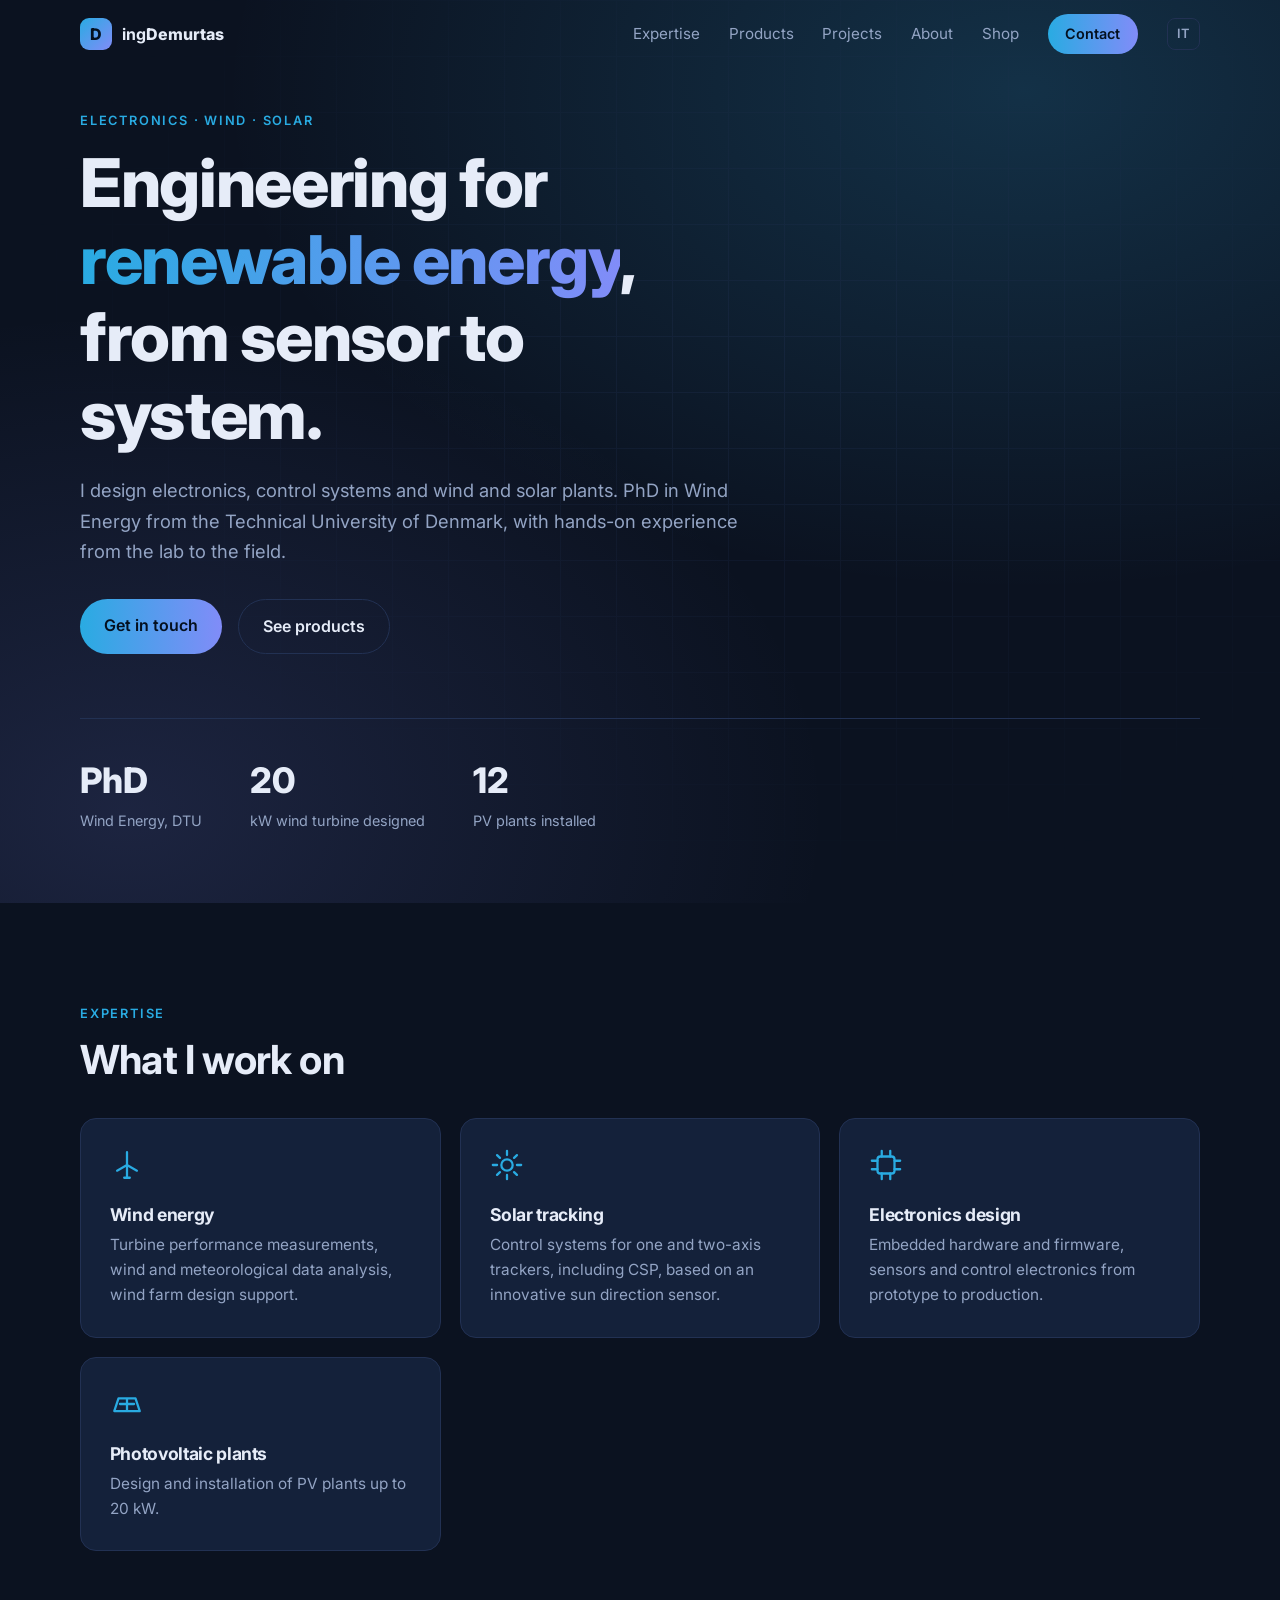
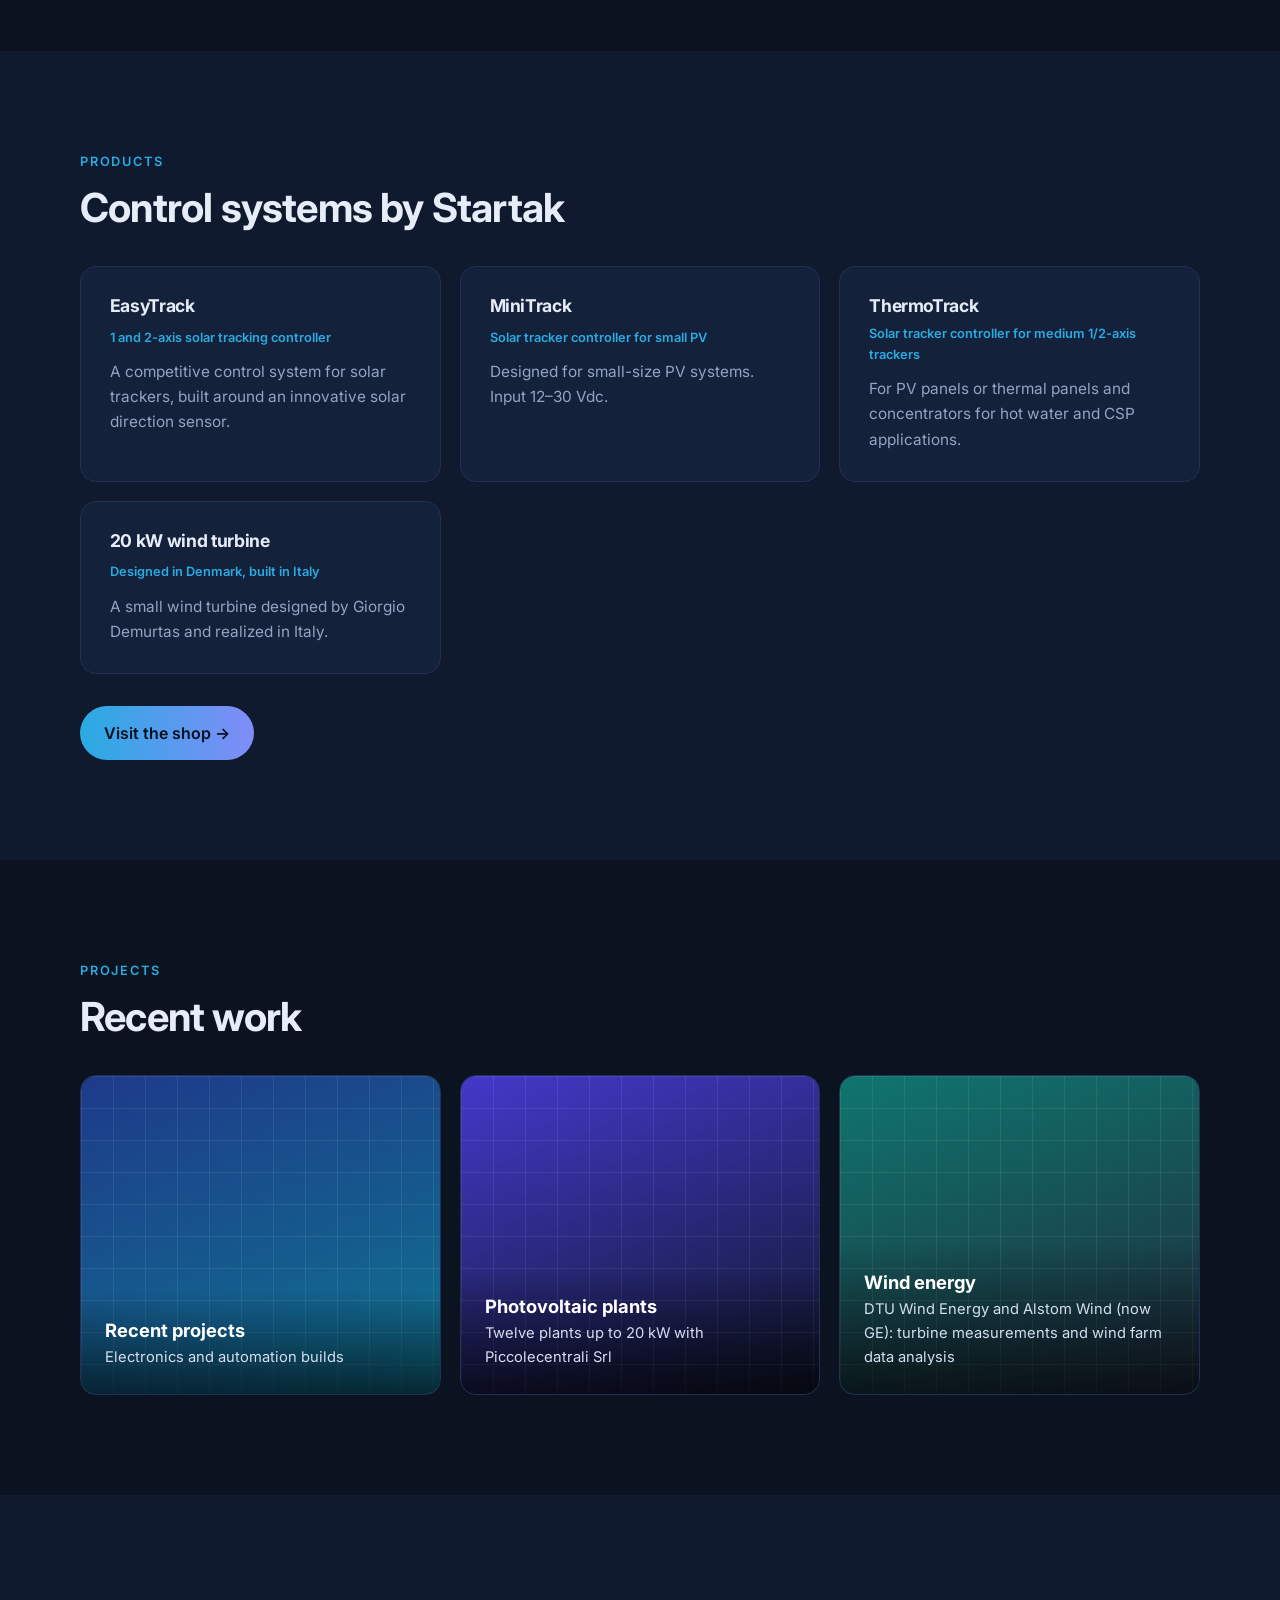
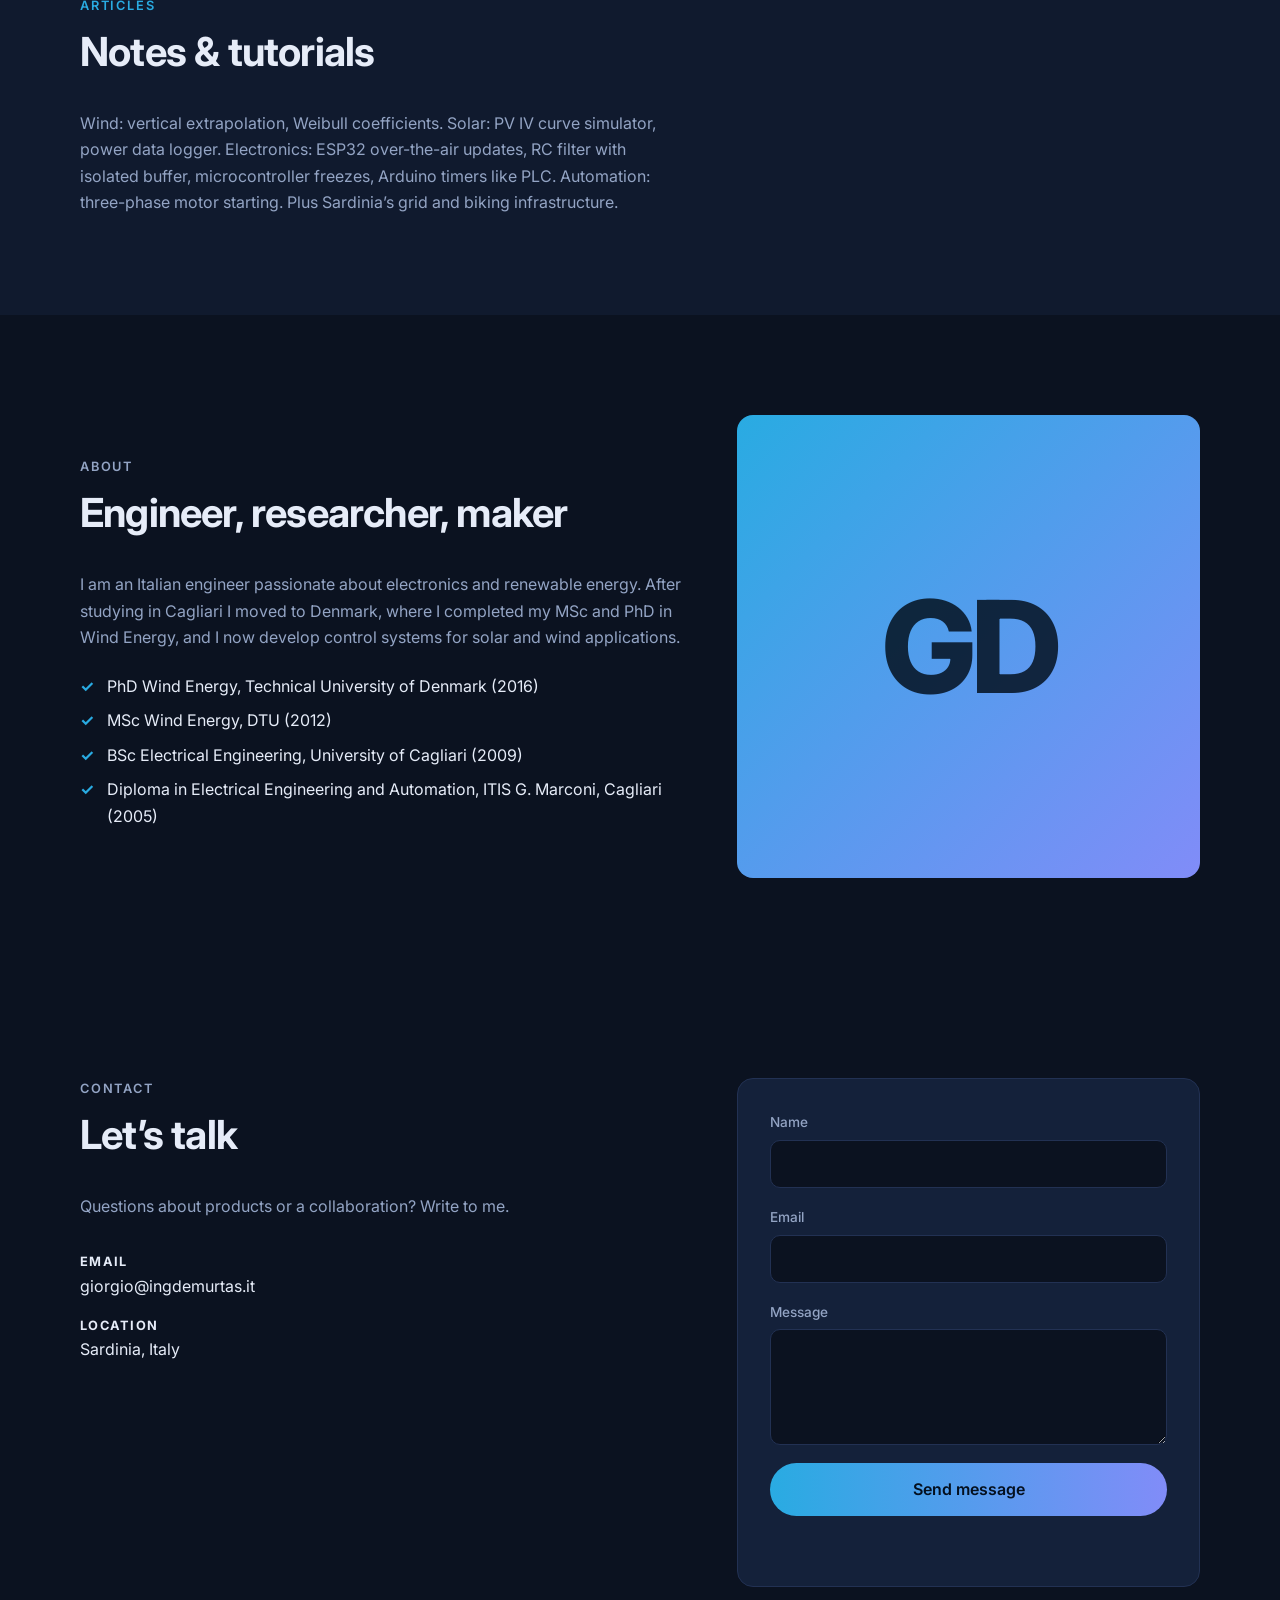
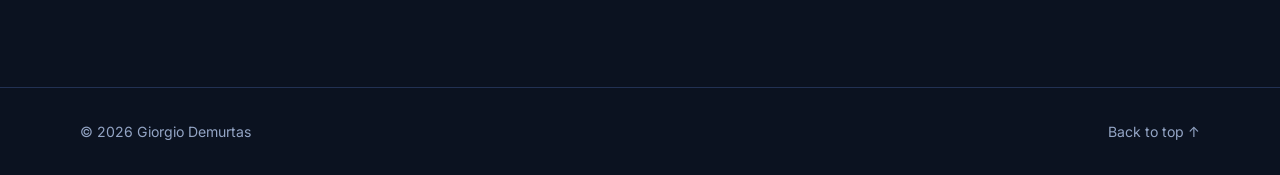
<file: index.html>
<!DOCTYPE html>
<html lang="en">
<head>
<meta charset="UTF-8" />
<meta name="viewport" content="width=device-width, initial-scale=1.0" />
<title>Giorgio Demurtas | Engineer — Wind Energy, Solar Tracking & Electronics</title>
<meta name="description" content="Giorgio Demurtas, PhD in Wind Energy (DTU). Electronics design, solar tracker controllers (EasyTrack, MiniTrack), wind turbines and photovoltaic plants." />
<meta name="theme-color" content="#0b1220" />
<link rel="alternate" hreflang="en" href="index.html" /><link rel="alternate" hreflang="it" href="it.html" />
<link rel="icon" href="data:image/svg+xml,%3Csvg xmlns='http://www.w3.org/2000/svg' viewBox='0 0 32 32'%3E%3Crect width='32' height='32' rx='8' fill='%230b1220'/%3E%3Cpath d='M9 9h8a7 7 0 010 14H9z' fill='none' stroke='%2338bdf8' stroke-width='3'/%3E%3C/svg%3E" />
<link rel="preconnect" href="https://fonts.googleapis.com" />
<link rel="preconnect" href="https://fonts.gstatic.com" crossorigin />
<link href="https://fonts.googleapis.com/css2?family=Inter:wght@400;500;600;700;800&display=swap" rel="stylesheet" />
<link rel="stylesheet" href="css/style.css" />
</head>
<body data-ok="Your email app will open to confirm sending." data-err="Please fill in all fields correctly." data-subj="Website enquiry" data-open="Open menu" data-close="Close menu">
<header class="header" id="header">
  <div class="wrap bar">
    <a href="#top" class="logo"><span class="logo-mark">D</span><span>ing<b>Demurtas</b></span></a>
    <nav class="nav" id="nav" aria-label="Main">
      <a href="#expertise">Expertise</a><a href="#products">Products</a><a href="#projects">Projects</a><a href="#about">About</a>
      <a href="shop.html" class="shoplink">Shop</a>
      <a href="#contact" class="btn btn-sm">Contact</a>
      <a href="it.html" class="lang" hreflang="it">IT</a>
    </nav>
    <button class="burger" id="burger" aria-label="Open menu" aria-expanded="false" aria-controls="nav"><span></span><span></span></button>
  </div>
</header>
<main id="top">
  <section class="hero">
    <div class="grid-bg" aria-hidden="true"></div>
    <div class="wrap hero-in">
      <p class="eyebrow reveal">Electronics · Wind · Solar</p>
      <h1 class="reveal">Engineering for <span class="grad">renewable energy</span>, from sensor to system.</h1>
      <p class="lead reveal">I design electronics, control systems and wind and solar plants. PhD in Wind Energy from the Technical University of Denmark, with hands-on experience from the lab to the field.</p>
      <div class="cta reveal"><a href="#contact" class="btn">Get in touch</a><a href="#products" class="btn btn-ghost">See products</a></div>
      <dl class="stats reveal"><div><dt>PhD</dt><dd>Wind Energy, DTU</dd></div><div><dt data-count="20">20</dt><dd>kW wind turbine designed</dd></div><div><dt data-count="12">12</dt><dd>PV plants installed</dd></div></dl>
    </div>
  </section>
  <section class="section" id="expertise"><div class="wrap"><p class="eyebrow">Expertise</p><h2>What I work on</h2><div class="cards"><article class="card reveal"><svg viewBox="0 0 24 24"><path d="M12 12V3M12 12l7 4M12 12l-7 4M10 21h4M12 12v9"/></svg><h3>Wind energy</h3><p>Turbine performance measurements, wind and meteorological data analysis, wind farm design support.</p></article><article class="card reveal"><svg viewBox="0 0 24 24"><circle cx="12" cy="12" r="4"/><path d="M12 2v3M12 19v3M2 12h3M19 12h3M5 5l2 2M17 17l2 2M19 5l-2 2M7 17l-2 2"/></svg><h3>Solar tracking</h3><p>Control systems for one and two-axis trackers, including CSP, based on an innovative sun direction sensor.</p></article><article class="card reveal"><svg viewBox="0 0 24 24"><rect x="6" y="6" width="12" height="12" rx="2"/><path d="M9 2v4M15 2v4M9 18v4M15 18v4M2 9h4M2 15h4M18 9h4M18 15h4"/></svg><h3>Electronics design</h3><p>Embedded hardware and firmware, sensors and control electronics from prototype to production.</p></article><article class="card reveal"><svg viewBox="0 0 24 24"><path d="M3 17l3-9h12l3 9zM12 8v9M7 12h10"/></svg><h3>Photovoltaic plants</h3><p>Design and installation of PV plants up to 20 kW.</p></article></div></div></section>
  <section class="section alt" id="products"><div class="wrap"><p class="eyebrow">Products</p><h2>Control systems by Startak</h2><div class="cards"><article class="card prod reveal"><h3>EasyTrack</h3><span class="tag">1 and 2-axis solar tracking controller</span><p>A competitive control system for solar trackers, built around an innovative solar direction sensor.</p></article><article class="card prod reveal"><h3>MiniTrack</h3><span class="tag">Solar tracker controller for small PV</span><p>Designed for small-size PV systems. Input 12–30 Vdc.</p></article><article class="card prod reveal"><h3>ThermoTrack</h3><span class="tag">Solar tracker controller for medium 1/2-axis trackers</span><p>For PV panels or thermal panels and concentrators for hot water and CSP applications.</p></article><article class="card prod reveal"><h3>20 kW wind turbine</h3><span class="tag">Designed in Denmark, built in Italy</span><p>A small wind turbine designed by Giorgio Demurtas and realized in Italy.</p></article></div><p class="morep"><a class="btn" href="shop.html">Visit the shop →</a></p></div></section>
  <section class="section" id="projects"><div class="wrap"><p class="eyebrow">Projects</p><h2>Recent work</h2><div class="projects"><figure class="proj p1 reveal"><figcaption><b>Recent projects</b>Electronics and automation builds</figcaption></figure><figure class="proj p2 reveal"><figcaption><b>Photovoltaic plants</b>Twelve plants up to 20 kW with Piccolecentrali Srl</figcaption></figure><figure class="proj p3 reveal"><figcaption><b>Wind energy</b>DTU Wind Energy and Alstom Wind (now GE): turbine measurements and wind farm data analysis</figcaption></figure></div></div></section>
  <section class="section" id="articles"><div class="wrap"><p class="eyebrow">Articles</p><h2>Notes & tutorials</h2><p class="artp">Wind: vertical extrapolation, Weibull coefficients. Solar: PV IV curve simulator, power data logger. Electronics: ESP32 over-the-air updates, RC filter with isolated buffer, microcontroller freezes, Arduino timers like PLC. Automation: three-phase motor starting. Plus Sardinia’s grid and biking infrastructure.</p></div></section>
  <section class="section alt" id="about"><div class="wrap about">
    <div class="reveal"><p class="eyebrow">About</p><h2>Engineer, researcher, maker</h2><p>I am an Italian engineer passionate about electronics and renewable energy. After studying in Cagliari I moved to Denmark, where I completed my MSc and PhD in Wind Energy, and I now develop control systems for solar and wind applications.</p><ul class="ticks"><li>PhD Wind Energy, Technical University of Denmark (2016)</li><li>MSc Wind Energy, DTU (2012)</li><li>BSc Electrical Engineering, University of Cagliari (2009)</li><li>Diploma in Electrical Engineering and Automation, ITIS G. Marconi, Cagliari (2005)</li></ul></div>
    <div class="portrait reveal" aria-hidden="true"><span>GD</span></div>
  </div></section>
  <section class="section" id="contact"><div class="wrap contact">
    <div class="reveal"><p class="eyebrow">Contact</p><h2>Let’s talk</h2><p>Questions about products or a collaboration? Write to me.</p>
      <ul class="info"><li><b>Email</b><a href="mailto:giorgio@ingdemurtas.it">giorgio@ingdemurtas.it</a></li><li><b>Location</b>Sardinia, Italy</li></ul></div>
    <form class="form reveal" id="form" novalidate>
      <label>Name<input name="nome" required autocomplete="name" /></label>
      <label>Email<input name="email" type="email" required autocomplete="email" /></label>
      <label>Message<textarea name="msg" rows="4" required></textarea></label>
      <button class="btn" type="submit">Send message</button><p class="status" id="status" role="status"></p>
    </form>
  </div></section>
</main>
<footer class="footer"><div class="wrap foot"><span>© <span id="year"></span> Giorgio Demurtas</span><a href="#top">Back to top ↑</a></div></footer>
<script src="js/main.js"></script>
</body>
</html>
</file>
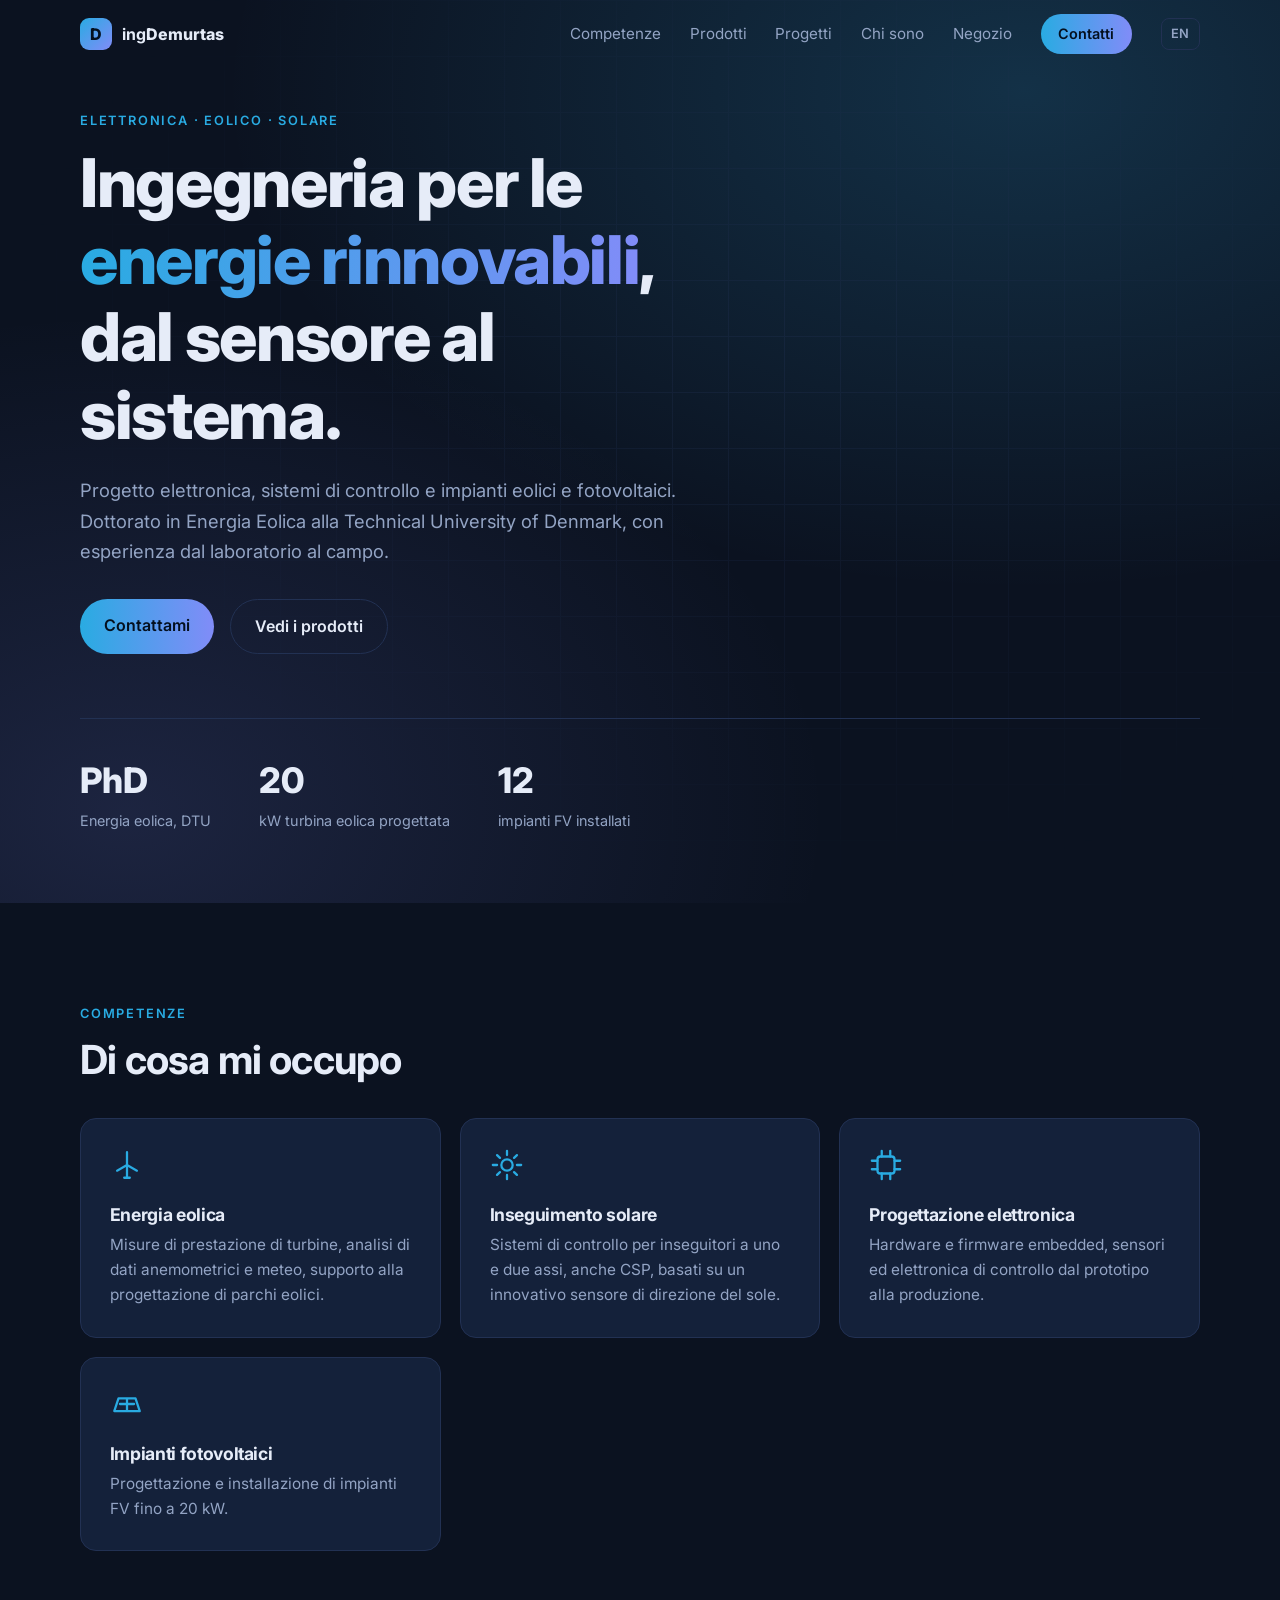
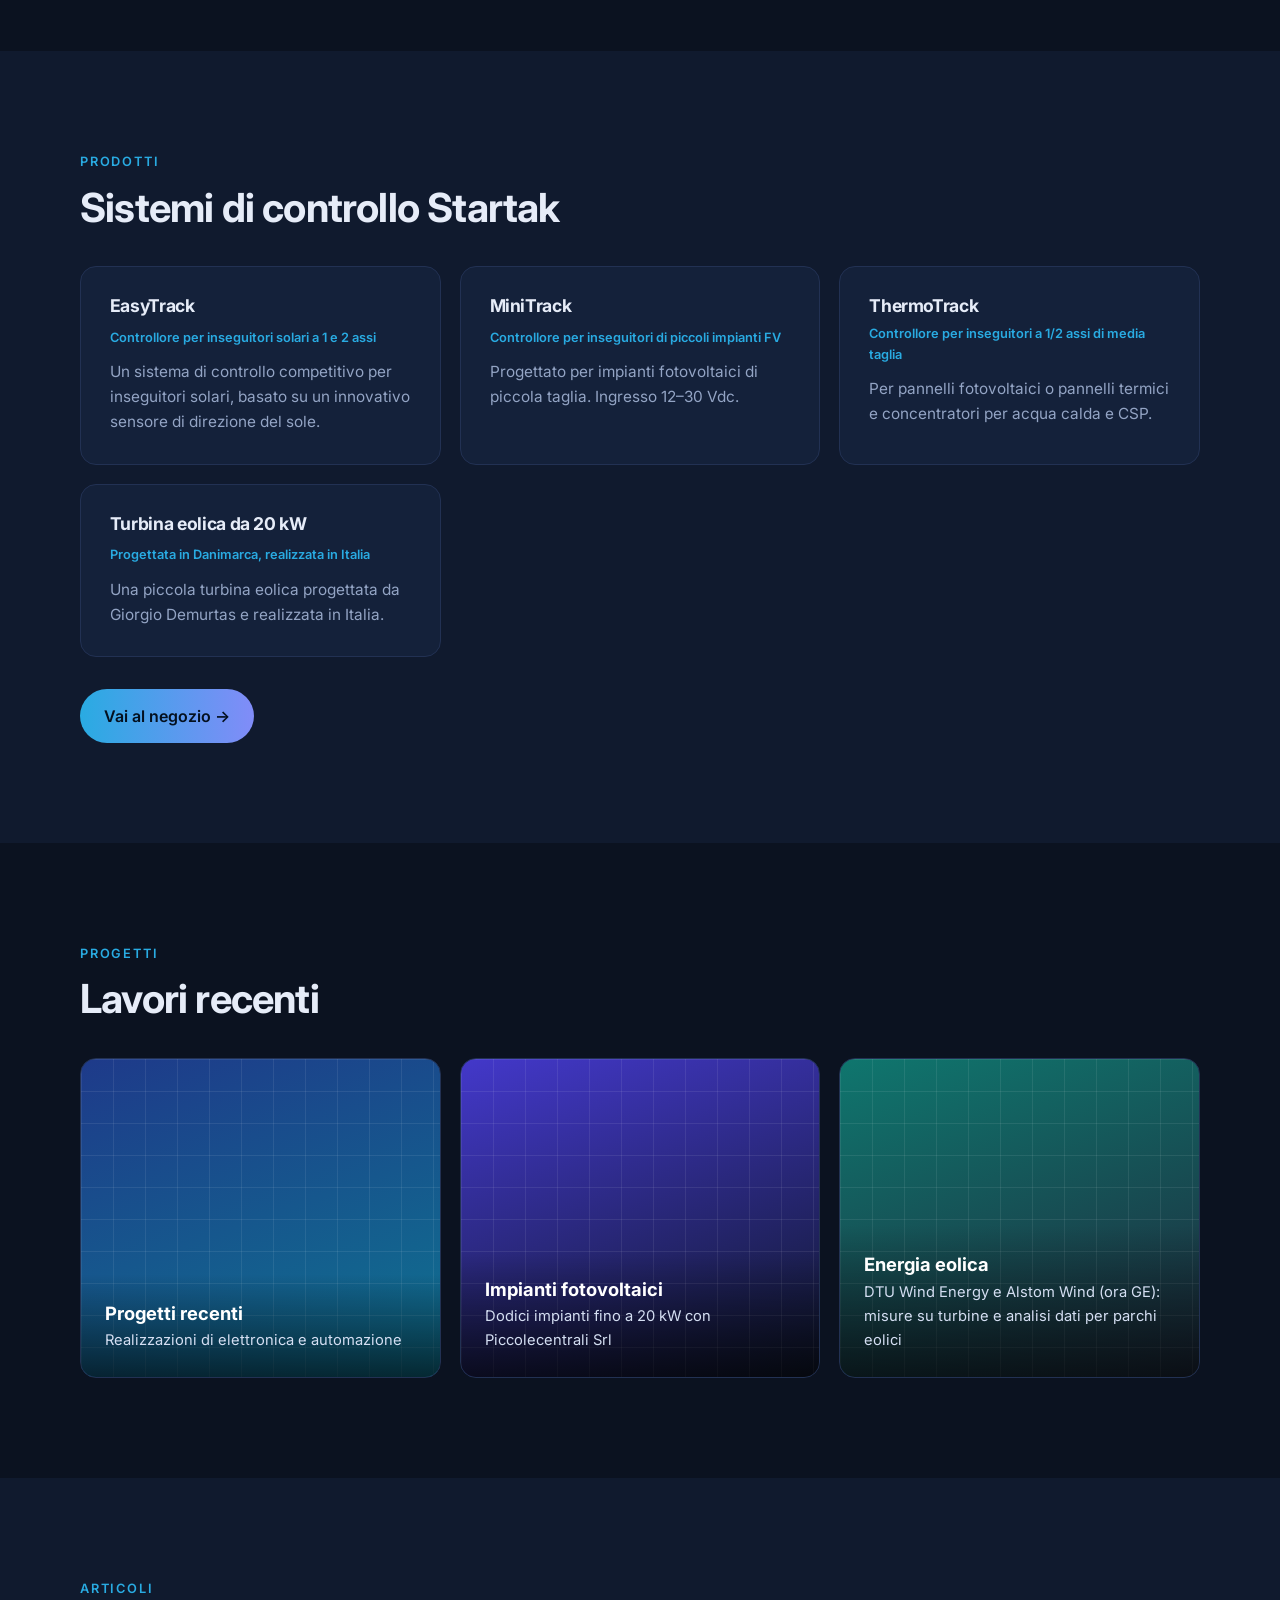
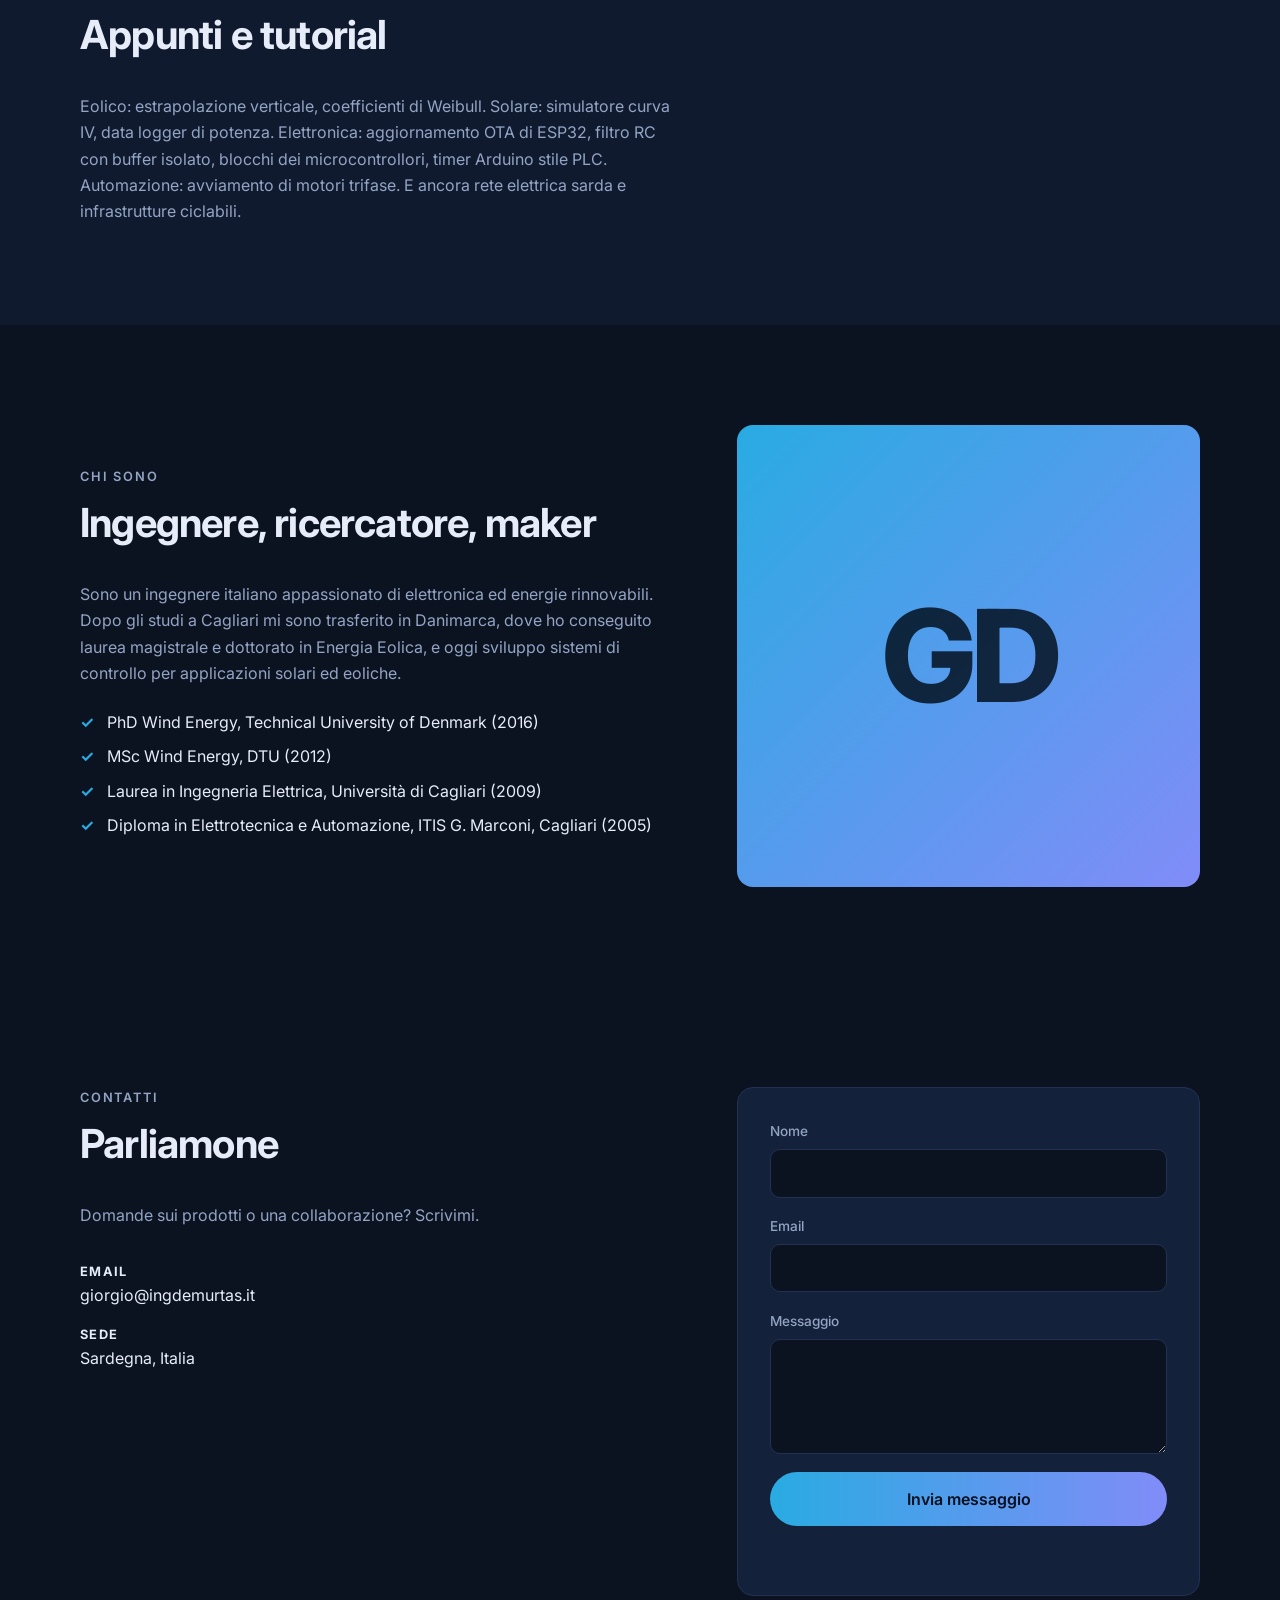
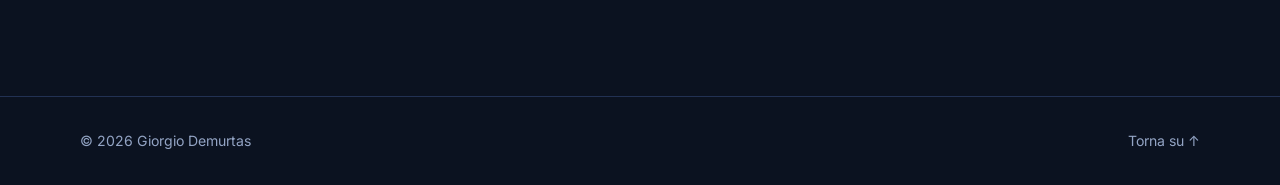
<file: it.html>
<!DOCTYPE html>
<html lang="it">
<head>
<meta charset="UTF-8" />
<meta name="viewport" content="width=device-width, initial-scale=1.0" />
<title>Giorgio Demurtas | Ingegnere — Eolico, Inseguitori Solari ed Elettronica</title>
<meta name="description" content="Giorgio Demurtas, PhD in Wind Energy (DTU). Progettazione elettronica, controllori per inseguitori solari (EasyTrack, MiniTrack), turbine eoliche e impianti fotovoltaici." />
<meta name="theme-color" content="#0b1220" />
<link rel="alternate" hreflang="en" href="index.html" /><link rel="alternate" hreflang="it" href="it.html" />
<link rel="icon" href="data:image/svg+xml,%3Csvg xmlns='http://www.w3.org/2000/svg' viewBox='0 0 32 32'%3E%3Crect width='32' height='32' rx='8' fill='%230b1220'/%3E%3Cpath d='M9 9h8a7 7 0 010 14H9z' fill='none' stroke='%2338bdf8' stroke-width='3'/%3E%3C/svg%3E" />
<link rel="preconnect" href="https://fonts.googleapis.com" />
<link rel="preconnect" href="https://fonts.gstatic.com" crossorigin />
<link href="https://fonts.googleapis.com/css2?family=Inter:wght@400;500;600;700;800&display=swap" rel="stylesheet" />
<link rel="stylesheet" href="css/style.css" />
</head>
<body data-ok="Si aprirà la tua app email per confermare l’invio." data-err="Compila correttamente tutti i campi." data-subj="Richiesta dal sito" data-open="Apri il menu" data-close="Chiudi il menu">
<header class="header" id="header">
  <div class="wrap bar">
    <a href="#top" class="logo"><span class="logo-mark">D</span><span>ing<b>Demurtas</b></span></a>
    <nav class="nav" id="nav" aria-label="Main">
      <a href="#expertise">Competenze</a><a href="#products">Prodotti</a><a href="#projects">Progetti</a><a href="#about">Chi sono</a>
      <a href="negozio.html" class="shoplink">Negozio</a>
      <a href="#contact" class="btn btn-sm">Contatti</a>
      <a href="index.html" class="lang" hreflang="en">EN</a>
    </nav>
    <button class="burger" id="burger" aria-label="Apri il menu" aria-expanded="false" aria-controls="nav"><span></span><span></span></button>
  </div>
</header>
<main id="top">
  <section class="hero">
    <div class="grid-bg" aria-hidden="true"></div>
    <div class="wrap hero-in">
      <p class="eyebrow reveal">Elettronica · Eolico · Solare</p>
      <h1 class="reveal">Ingegneria per le <span class="grad">energie rinnovabili</span>, dal sensore al sistema.</h1>
      <p class="lead reveal">Progetto elettronica, sistemi di controllo e impianti eolici e fotovoltaici. Dottorato in Energia Eolica alla Technical University of Denmark, con esperienza dal laboratorio al campo.</p>
      <div class="cta reveal"><a href="#contact" class="btn">Contattami</a><a href="#products" class="btn btn-ghost">Vedi i prodotti</a></div>
      <dl class="stats reveal"><div><dt>PhD</dt><dd>Energia eolica, DTU</dd></div><div><dt data-count="20">20</dt><dd>kW turbina eolica progettata</dd></div><div><dt data-count="12">12</dt><dd>impianti FV installati</dd></div></dl>
    </div>
  </section>
  <section class="section" id="expertise"><div class="wrap"><p class="eyebrow">Competenze</p><h2>Di cosa mi occupo</h2><div class="cards"><article class="card reveal"><svg viewBox="0 0 24 24"><path d="M12 12V3M12 12l7 4M12 12l-7 4M10 21h4M12 12v9"/></svg><h3>Energia eolica</h3><p>Misure di prestazione di turbine, analisi di dati anemometrici e meteo, supporto alla progettazione di parchi eolici.</p></article><article class="card reveal"><svg viewBox="0 0 24 24"><circle cx="12" cy="12" r="4"/><path d="M12 2v3M12 19v3M2 12h3M19 12h3M5 5l2 2M17 17l2 2M19 5l-2 2M7 17l-2 2"/></svg><h3>Inseguimento solare</h3><p>Sistemi di controllo per inseguitori a uno e due assi, anche CSP, basati su un innovativo sensore di direzione del sole.</p></article><article class="card reveal"><svg viewBox="0 0 24 24"><rect x="6" y="6" width="12" height="12" rx="2"/><path d="M9 2v4M15 2v4M9 18v4M15 18v4M2 9h4M2 15h4M18 9h4M18 15h4"/></svg><h3>Progettazione elettronica</h3><p>Hardware e firmware embedded, sensori ed elettronica di controllo dal prototipo alla produzione.</p></article><article class="card reveal"><svg viewBox="0 0 24 24"><path d="M3 17l3-9h12l3 9zM12 8v9M7 12h10"/></svg><h3>Impianti fotovoltaici</h3><p>Progettazione e installazione di impianti FV fino a 20 kW.</p></article></div></div></section>
  <section class="section alt" id="products"><div class="wrap"><p class="eyebrow">Prodotti</p><h2>Sistemi di controllo Startak</h2><div class="cards"><article class="card prod reveal"><h3>EasyTrack</h3><span class="tag">Controllore per inseguitori solari a 1 e 2 assi</span><p>Un sistema di controllo competitivo per inseguitori solari, basato su un innovativo sensore di direzione del sole.</p></article><article class="card prod reveal"><h3>MiniTrack</h3><span class="tag">Controllore per inseguitori di piccoli impianti FV</span><p>Progettato per impianti fotovoltaici di piccola taglia. Ingresso 12–30 Vdc.</p></article><article class="card prod reveal"><h3>ThermoTrack</h3><span class="tag">Controllore per inseguitori a 1/2 assi di media taglia</span><p>Per pannelli fotovoltaici o pannelli termici e concentratori per acqua calda e CSP.</p></article><article class="card prod reveal"><h3>Turbina eolica da 20 kW</h3><span class="tag">Progettata in Danimarca, realizzata in Italia</span><p>Una piccola turbina eolica progettata da Giorgio Demurtas e realizzata in Italia.</p></article></div><p class="morep"><a class="btn" href="negozio.html">Vai al negozio →</a></p></div></section>
  <section class="section" id="projects"><div class="wrap"><p class="eyebrow">Progetti</p><h2>Lavori recenti</h2><div class="projects"><figure class="proj p1 reveal"><figcaption><b>Progetti recenti</b>Realizzazioni di elettronica e automazione</figcaption></figure><figure class="proj p2 reveal"><figcaption><b>Impianti fotovoltaici</b>Dodici impianti fino a 20 kW con Piccolecentrali Srl</figcaption></figure><figure class="proj p3 reveal"><figcaption><b>Energia eolica</b>DTU Wind Energy e Alstom Wind (ora GE): misure su turbine e analisi dati per parchi eolici</figcaption></figure></div></div></section>
  <section class="section" id="articles"><div class="wrap"><p class="eyebrow">Articoli</p><h2>Appunti e tutorial</h2><p class="artp">Eolico: estrapolazione verticale, coefficienti di Weibull. Solare: simulatore curva IV, data logger di potenza. Elettronica: aggiornamento OTA di ESP32, filtro RC con buffer isolato, blocchi dei microcontrollori, timer Arduino stile PLC. Automazione: avviamento di motori trifase. E ancora rete elettrica sarda e infrastrutture ciclabili.</p></div></section>
  <section class="section alt" id="about"><div class="wrap about">
    <div class="reveal"><p class="eyebrow">Chi sono</p><h2>Ingegnere, ricercatore, maker</h2><p>Sono un ingegnere italiano appassionato di elettronica ed energie rinnovabili. Dopo gli studi a Cagliari mi sono trasferito in Danimarca, dove ho conseguito laurea magistrale e dottorato in Energia Eolica, e oggi sviluppo sistemi di controllo per applicazioni solari ed eoliche.</p><ul class="ticks"><li>PhD Wind Energy, Technical University of Denmark (2016)</li><li>MSc Wind Energy, DTU (2012)</li><li>Laurea in Ingegneria Elettrica, Università di Cagliari (2009)</li><li>Diploma in Elettrotecnica e Automazione, ITIS G. Marconi, Cagliari (2005)</li></ul></div>
    <div class="portrait reveal" aria-hidden="true"><span>GD</span></div>
  </div></section>
  <section class="section" id="contact"><div class="wrap contact">
    <div class="reveal"><p class="eyebrow">Contatti</p><h2>Parliamone</h2><p>Domande sui prodotti o una collaborazione? Scrivimi.</p>
      <ul class="info"><li><b>Email</b><a href="mailto:giorgio@ingdemurtas.it">giorgio@ingdemurtas.it</a></li><li><b>Sede</b>Sardegna, Italia</li></ul></div>
    <form class="form reveal" id="form" novalidate>
      <label>Nome<input name="nome" required autocomplete="name" /></label>
      <label>Email<input name="email" type="email" required autocomplete="email" /></label>
      <label>Messaggio<textarea name="msg" rows="4" required></textarea></label>
      <button class="btn" type="submit">Invia messaggio</button><p class="status" id="status" role="status"></p>
    </form>
  </div></section>
</main>
<footer class="footer"><div class="wrap foot"><span>© <span id="year"></span> Giorgio Demurtas</span><a href="#top">Torna su ↑</a></div></footer>
<script src="js/main.js"></script>
</body>
</html>
</file>
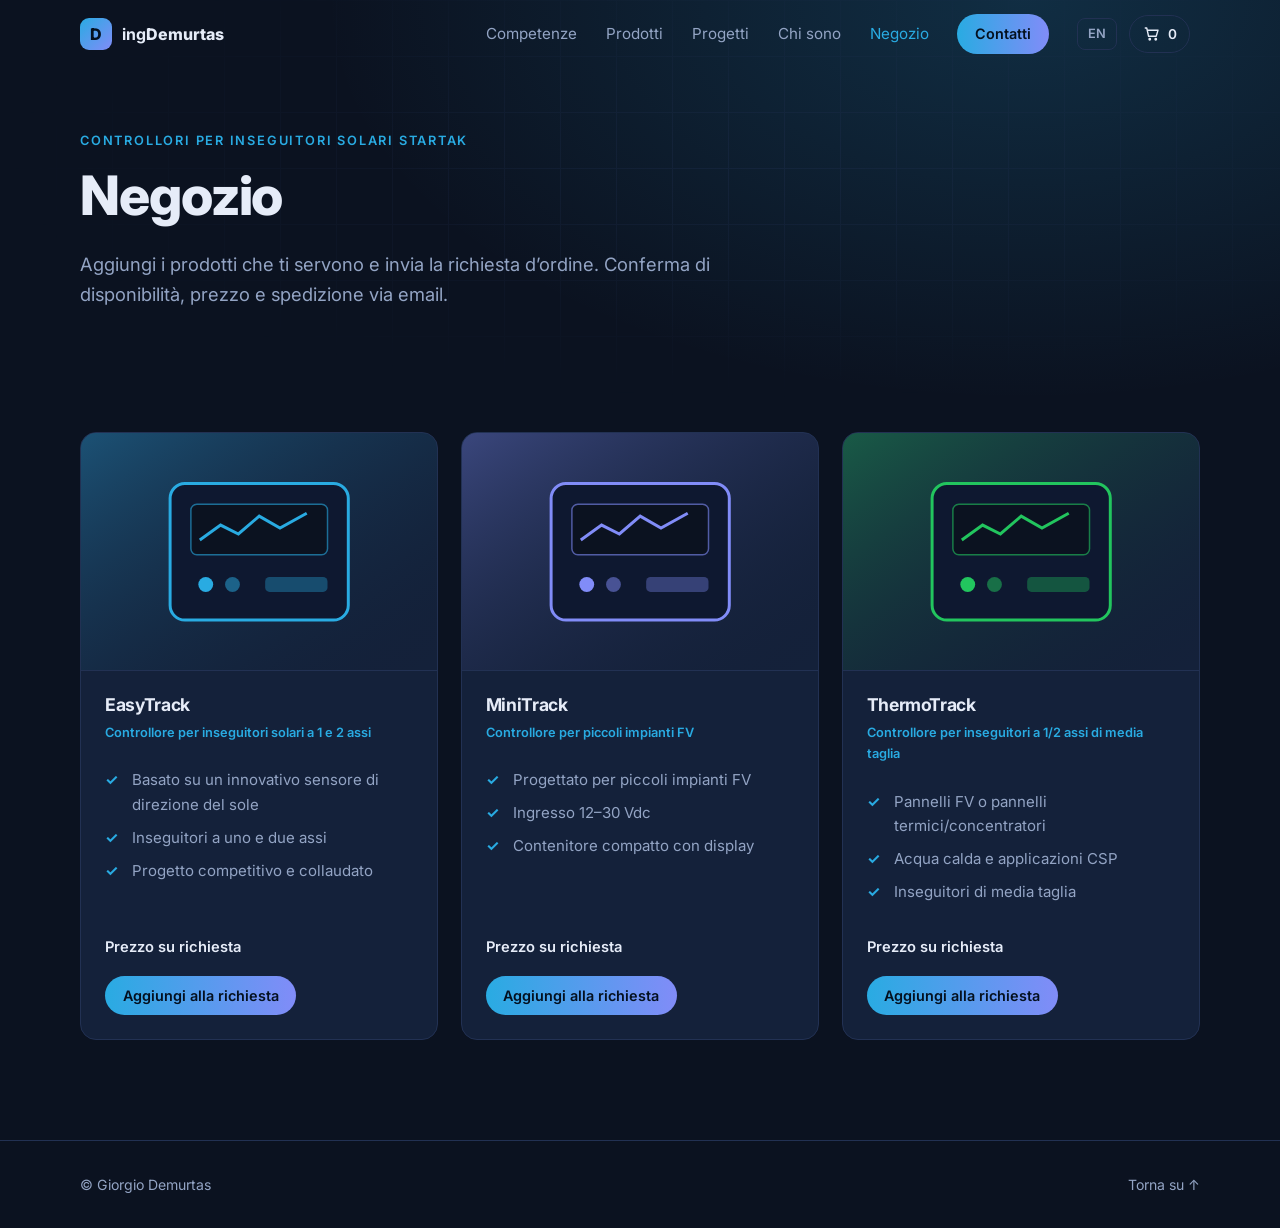
<file: negozio.html>
<!DOCTYPE html>
<html lang="it">
<head>
<meta charset="UTF-8" /><meta name="viewport" content="width=device-width, initial-scale=1.0" />
<title>Negozio | ingDemurtas — Controllori per inseguitori solari</title><meta name="description" content="Acquista i controllori per inseguitori solari EasyTrack, MiniTrack e ThermoTrack di Startak. Richiedi un preventivo o ordina." /><meta name="theme-color" content="#0b1220" />
<link rel="icon" href="data:image/svg+xml,%3Csvg xmlns='http://www.w3.org/2000/svg' viewBox='0 0 32 32'%3E%3Crect width='32' height='32' rx='8' fill='%230b1220'/%3E%3Cpath d='M9 9h8a7 7 0 010 14H9z' fill='none' stroke='%2338bdf8' stroke-width='3'/%3E%3C/svg%3E" />
<link rel="preconnect" href="https://fonts.googleapis.com" /><link rel="preconnect" href="https://fonts.gstatic.com" crossorigin />
<link href="https://fonts.googleapis.com/css2?family=Inter:wght@400;500;600;700;800&display=swap" rel="stylesheet" />
<link rel="stylesheet" href="css/style.css" />
</head>
<body data-ok="Si aprirà la tua app email per confermare l’invio." data-err="Inserisci nome ed email." data-subj="Richiesta d’ordine" data-open="Apri il menu" data-close="Chiudi il menu" data-empty="La tua richiesta è vuota." data-rm="Rimuovi" data-lines="Richiesta d’ordine" data-items="articoli">
<header class="header solid" id="header"><div class="wrap bar">
<a href="it.html" class="logo"><span class="logo-mark">D</span><span>ing<b>Demurtas</b></span></a>
<nav class="nav" id="nav" aria-label="Main"><a href="it.html#expertise">Competenze</a><a href="it.html#products">Prodotti</a><a href="it.html#projects">Progetti</a><a href="it.html#about">Chi sono</a><a href="negozio.html" class="shoplink on">Negozio</a><a href="it.html#contact" class="btn btn-sm">Contatti</a><a href="shop.html" class="lang">EN</a></nav>
<button class="cartbtn" id="cartbtn" aria-label="La tua richiesta"><svg viewBox="0 0 24 24"><path d="M3 4h2l2.4 11h10.2L20 7H6.2M9 20a1 1 0 100-2 1 1 0 000 2zm8 0a1 1 0 100-2 1 1 0 000 2z"/></svg><span id="cartcount">0</span></button>
<button class="burger" id="burger" aria-label="Apri il menu" aria-expanded="false" aria-controls="nav"><span></span><span></span></button>
</div></header>
<main>
<section class="shophead"><div class="grid-bg" aria-hidden="true"></div><div class="wrap"><p class="eyebrow">Controllori per inseguitori solari Startak</p><h1>Negozio</h1><p class="lead">Aggiungi i prodotti che ti servono e invia la richiesta d’ordine. Conferma di disponibilità, prezzo e spedizione via email.</p></div></section>
<section class="section"><div class="wrap"><div class="prodgrid"><article class="prodc reveal" data-id="easytrack" data-name="EasyTrack"><div class="pimg"><svg viewBox="0 0 240 160" role="img" aria-label="Controllore su guida DIN"><defs><linearGradient id="g0" x1="0" y1="0" x2="1" y2="1"><stop offset="0" stop-color="#29abe2" stop-opacity=".35"/><stop offset="1" stop-color="#0b1220" stop-opacity="0"/></linearGradient></defs><rect width="240" height="160" fill="url(#g0)"/><rect x="60" y="34" width="120" height="92" rx="10" fill="#0e1830" stroke="#29abe2" stroke-width="2"/><rect x="74" y="48" width="92" height="34" rx="4" fill="#0b1220" stroke="#29abe2" stroke-opacity=".6"/><path d="M80 72l14-10 12 6 14-12 14 8 18-10" fill="none" stroke="#29abe2" stroke-width="2"/><circle cx="84" cy="102" r="5" fill="#29abe2"/><circle cx="102" cy="102" r="5" fill="#29abe2" fill-opacity=".5"/><rect x="124" y="97" width="42" height="10" rx="3" fill="#29abe2" fill-opacity=".35"/></svg></div><div class="pbody"><h3>EasyTrack</h3><span class="tag">Controllore per inseguitori solari a 1 e 2 assi</span><ul class="ticks"><li>Basato su un innovativo sensore di direzione del sole</li><li>Inseguitori a uno e due assi</li><li>Progetto competitivo e collaudato</li></ul><div class="pfoot"><span class="price">Prezzo su richiesta</span><button class="btn btn-sm add" type="button">Aggiungi alla richiesta</button></div></div></article><article class="prodc reveal" data-id="minitrack" data-name="MiniTrack"><div class="pimg"><svg viewBox="0 0 240 160" role="img" aria-label="Controllore compatto"><defs><linearGradient id="g1" x1="0" y1="0" x2="1" y2="1"><stop offset="0" stop-color="#818cf8" stop-opacity=".35"/><stop offset="1" stop-color="#0b1220" stop-opacity="0"/></linearGradient></defs><rect width="240" height="160" fill="url(#g1)"/><rect x="60" y="34" width="120" height="92" rx="10" fill="#0e1830" stroke="#818cf8" stroke-width="2"/><rect x="74" y="48" width="92" height="34" rx="4" fill="#0b1220" stroke="#818cf8" stroke-opacity=".6"/><path d="M80 72l14-10 12 6 14-12 14 8 18-10" fill="none" stroke="#818cf8" stroke-width="2"/><circle cx="84" cy="102" r="5" fill="#818cf8"/><circle cx="102" cy="102" r="5" fill="#818cf8" fill-opacity=".5"/><rect x="124" y="97" width="42" height="10" rx="3" fill="#818cf8" fill-opacity=".35"/></svg></div><div class="pbody"><h3>MiniTrack</h3><span class="tag">Controllore per piccoli impianti FV</span><ul class="ticks"><li>Progettato per piccoli impianti FV</li><li>Ingresso 12–30 Vdc</li><li>Contenitore compatto con display</li></ul><div class="pfoot"><span class="price">Prezzo su richiesta</span><button class="btn btn-sm add" type="button">Aggiungi alla richiesta</button></div></div></article><article class="prodc reveal" data-id="thermotrack" data-name="ThermoTrack"><div class="pimg"><svg viewBox="0 0 240 160" role="img" aria-label="Sensore + controllore"><defs><linearGradient id="g2" x1="0" y1="0" x2="1" y2="1"><stop offset="0" stop-color="#22c55e" stop-opacity=".35"/><stop offset="1" stop-color="#0b1220" stop-opacity="0"/></linearGradient></defs><rect width="240" height="160" fill="url(#g2)"/><rect x="60" y="34" width="120" height="92" rx="10" fill="#0e1830" stroke="#22c55e" stroke-width="2"/><rect x="74" y="48" width="92" height="34" rx="4" fill="#0b1220" stroke="#22c55e" stroke-opacity=".6"/><path d="M80 72l14-10 12 6 14-12 14 8 18-10" fill="none" stroke="#22c55e" stroke-width="2"/><circle cx="84" cy="102" r="5" fill="#22c55e"/><circle cx="102" cy="102" r="5" fill="#22c55e" fill-opacity=".5"/><rect x="124" y="97" width="42" height="10" rx="3" fill="#22c55e" fill-opacity=".35"/></svg></div><div class="pbody"><h3>ThermoTrack</h3><span class="tag">Controllore per inseguitori a 1/2 assi di media taglia</span><ul class="ticks"><li>Pannelli FV o pannelli termici/concentratori</li><li>Acqua calda e applicazioni CSP</li><li>Inseguitori di media taglia</li></ul><div class="pfoot"><span class="price">Prezzo su richiesta</span><button class="btn btn-sm add" type="button">Aggiungi alla richiesta</button></div></div></article></div></div></section>
</main>
<aside class="drawer" id="drawer" aria-hidden="true" aria-label="La tua richiesta">
<div class="dhead"><h2>La tua richiesta</h2><button class="x" id="closecart" aria-label="Chiudi">×</button></div>
<ul class="lines" id="lines"></ul><p class="empty" id="empty">La tua richiesta è vuota.</p>
<form class="form dform" id="oform" novalidate>
<label>Nome<input name="nome" required autocomplete="name" /></label>
<label>Email<input name="email" type="email" required autocomplete="email" /></label>
<label>Telefono (facoltativo)<input name="tel" type="tel" autocomplete="tel" /></label>
<label>Note (indirizzo, quantità, domande)<textarea name="note" rows="3"></textarea></label>
<button class="btn" type="submit">Invia richiesta d’ordine</button><p class="status" id="status" role="status"></p><p class="fine">Nessun pagamento online: riceverai una conferma con prezzo, disponibilità e istruzioni di pagamento.</p>
</form></aside>
<div class="scrim" id="scrim"></div>
<footer class="footer"><div class="wrap foot"><span>© <span id="year"></span> Giorgio Demurtas</span><a href="#top">Torna su ↑</a></div></footer>
<script src="js/main.js"></script><script src="js/shop.js"></script>
</body></html>
</file>
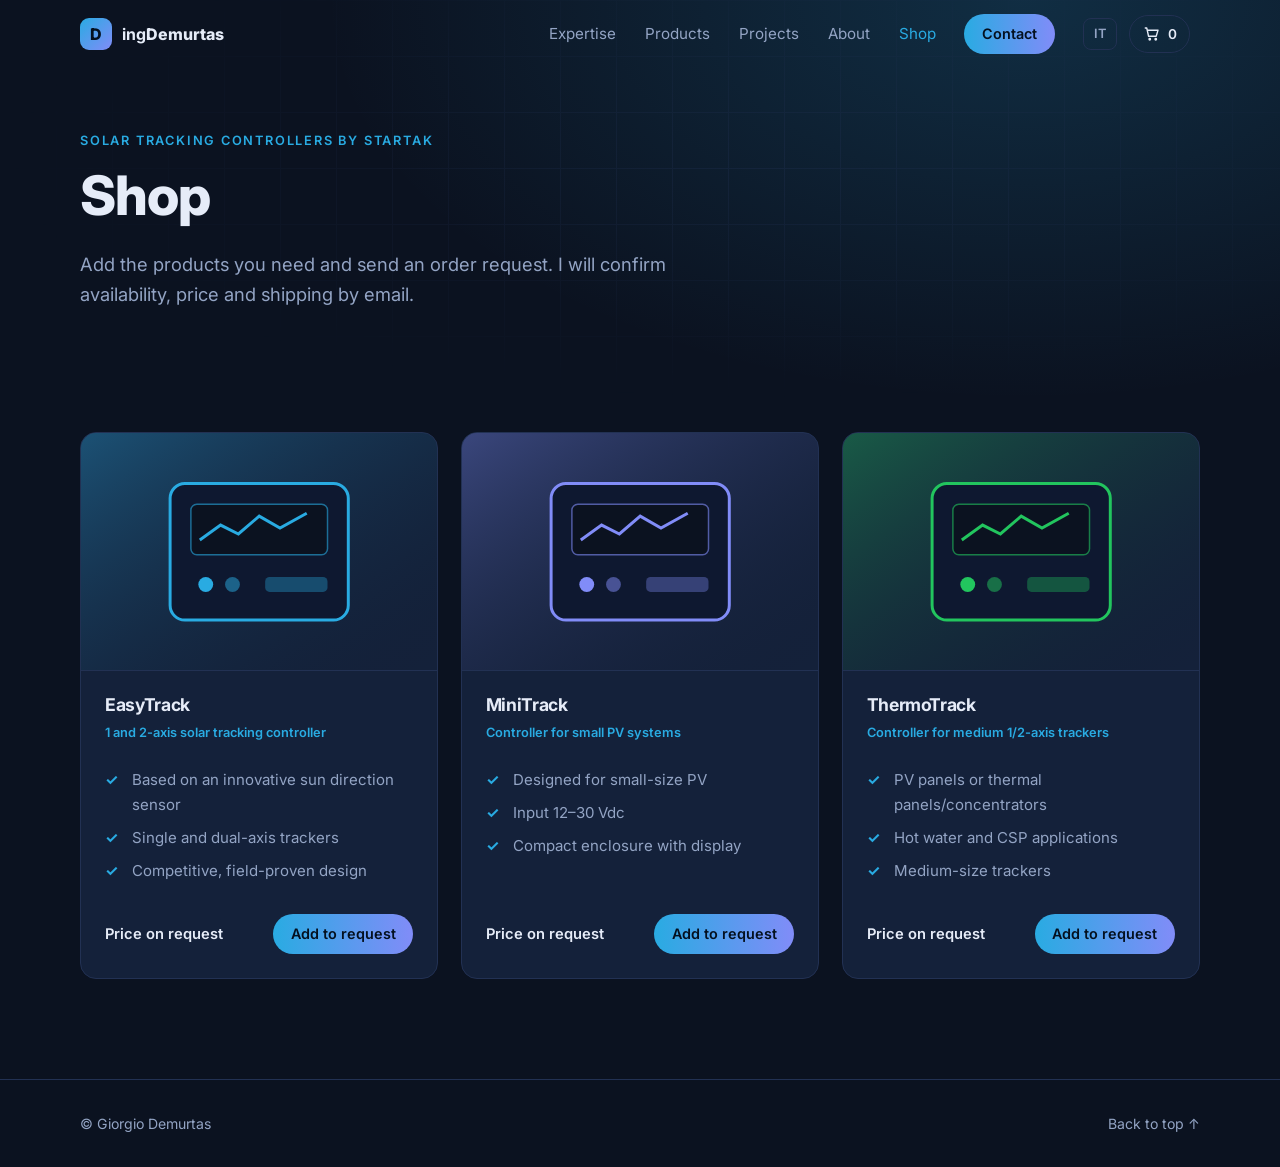
<file: shop.html>
<!DOCTYPE html>
<html lang="en">
<head>
<meta charset="UTF-8" /><meta name="viewport" content="width=device-width, initial-scale=1.0" />
<title>Shop | ingDemurtas — Solar Tracker Controllers</title><meta name="description" content="Buy EasyTrack, MiniTrack and ThermoTrack solar tracking controllers by Startak. Request a quote or place an order." /><meta name="theme-color" content="#0b1220" />
<link rel="icon" href="data:image/svg+xml,%3Csvg xmlns='http://www.w3.org/2000/svg' viewBox='0 0 32 32'%3E%3Crect width='32' height='32' rx='8' fill='%230b1220'/%3E%3Cpath d='M9 9h8a7 7 0 010 14H9z' fill='none' stroke='%2338bdf8' stroke-width='3'/%3E%3C/svg%3E" />
<link rel="preconnect" href="https://fonts.googleapis.com" /><link rel="preconnect" href="https://fonts.gstatic.com" crossorigin />
<link href="https://fonts.googleapis.com/css2?family=Inter:wght@400;500;600;700;800&display=swap" rel="stylesheet" />
<link rel="stylesheet" href="css/style.css" />
</head>
<body data-ok="Your email app will open to confirm sending." data-err="Please fill in name and email." data-subj="Order request" data-open="Open menu" data-close="Close menu" data-empty="Your request is empty." data-rm="Remove" data-lines="Order request" data-items="items">
<header class="header solid" id="header"><div class="wrap bar">
<a href="index.html" class="logo"><span class="logo-mark">D</span><span>ing<b>Demurtas</b></span></a>
<nav class="nav" id="nav" aria-label="Main"><a href="index.html#expertise">Expertise</a><a href="index.html#products">Products</a><a href="index.html#projects">Projects</a><a href="index.html#about">About</a><a href="shop.html" class="shoplink on">Shop</a><a href="index.html#contact" class="btn btn-sm">Contact</a><a href="negozio.html" class="lang">IT</a></nav>
<button class="cartbtn" id="cartbtn" aria-label="Your request"><svg viewBox="0 0 24 24"><path d="M3 4h2l2.4 11h10.2L20 7H6.2M9 20a1 1 0 100-2 1 1 0 000 2zm8 0a1 1 0 100-2 1 1 0 000 2z"/></svg><span id="cartcount">0</span></button>
<button class="burger" id="burger" aria-label="Open menu" aria-expanded="false" aria-controls="nav"><span></span><span></span></button>
</div></header>
<main>
<section class="shophead"><div class="grid-bg" aria-hidden="true"></div><div class="wrap"><p class="eyebrow">Solar tracking controllers by Startak</p><h1>Shop</h1><p class="lead">Add the products you need and send an order request. I will confirm availability, price and shipping by email.</p></div></section>
<section class="section"><div class="wrap"><div class="prodgrid"><article class="prodc reveal" data-id="easytrack" data-name="EasyTrack"><div class="pimg"><svg viewBox="0 0 240 160" role="img" aria-label="Din-rail controller"><defs><linearGradient id="g0" x1="0" y1="0" x2="1" y2="1"><stop offset="0" stop-color="#29abe2" stop-opacity=".35"/><stop offset="1" stop-color="#0b1220" stop-opacity="0"/></linearGradient></defs><rect width="240" height="160" fill="url(#g0)"/><rect x="60" y="34" width="120" height="92" rx="10" fill="#0e1830" stroke="#29abe2" stroke-width="2"/><rect x="74" y="48" width="92" height="34" rx="4" fill="#0b1220" stroke="#29abe2" stroke-opacity=".6"/><path d="M80 72l14-10 12 6 14-12 14 8 18-10" fill="none" stroke="#29abe2" stroke-width="2"/><circle cx="84" cy="102" r="5" fill="#29abe2"/><circle cx="102" cy="102" r="5" fill="#29abe2" fill-opacity=".5"/><rect x="124" y="97" width="42" height="10" rx="3" fill="#29abe2" fill-opacity=".35"/></svg></div><div class="pbody"><h3>EasyTrack</h3><span class="tag">1 and 2-axis solar tracking controller</span><ul class="ticks"><li>Based on an innovative sun direction sensor</li><li>Single and dual-axis trackers</li><li>Competitive, field-proven design</li></ul><div class="pfoot"><span class="price">Price on request</span><button class="btn btn-sm add" type="button">Add to request</button></div></div></article><article class="prodc reveal" data-id="minitrack" data-name="MiniTrack"><div class="pimg"><svg viewBox="0 0 240 160" role="img" aria-label="Compact controller"><defs><linearGradient id="g1" x1="0" y1="0" x2="1" y2="1"><stop offset="0" stop-color="#818cf8" stop-opacity=".35"/><stop offset="1" stop-color="#0b1220" stop-opacity="0"/></linearGradient></defs><rect width="240" height="160" fill="url(#g1)"/><rect x="60" y="34" width="120" height="92" rx="10" fill="#0e1830" stroke="#818cf8" stroke-width="2"/><rect x="74" y="48" width="92" height="34" rx="4" fill="#0b1220" stroke="#818cf8" stroke-opacity=".6"/><path d="M80 72l14-10 12 6 14-12 14 8 18-10" fill="none" stroke="#818cf8" stroke-width="2"/><circle cx="84" cy="102" r="5" fill="#818cf8"/><circle cx="102" cy="102" r="5" fill="#818cf8" fill-opacity=".5"/><rect x="124" y="97" width="42" height="10" rx="3" fill="#818cf8" fill-opacity=".35"/></svg></div><div class="pbody"><h3>MiniTrack</h3><span class="tag">Controller for small PV systems</span><ul class="ticks"><li>Designed for small-size PV</li><li>Input 12–30 Vdc</li><li>Compact enclosure with display</li></ul><div class="pfoot"><span class="price">Price on request</span><button class="btn btn-sm add" type="button">Add to request</button></div></div></article><article class="prodc reveal" data-id="thermotrack" data-name="ThermoTrack"><div class="pimg"><svg viewBox="0 0 240 160" role="img" aria-label="Sensor + controller"><defs><linearGradient id="g2" x1="0" y1="0" x2="1" y2="1"><stop offset="0" stop-color="#22c55e" stop-opacity=".35"/><stop offset="1" stop-color="#0b1220" stop-opacity="0"/></linearGradient></defs><rect width="240" height="160" fill="url(#g2)"/><rect x="60" y="34" width="120" height="92" rx="10" fill="#0e1830" stroke="#22c55e" stroke-width="2"/><rect x="74" y="48" width="92" height="34" rx="4" fill="#0b1220" stroke="#22c55e" stroke-opacity=".6"/><path d="M80 72l14-10 12 6 14-12 14 8 18-10" fill="none" stroke="#22c55e" stroke-width="2"/><circle cx="84" cy="102" r="5" fill="#22c55e"/><circle cx="102" cy="102" r="5" fill="#22c55e" fill-opacity=".5"/><rect x="124" y="97" width="42" height="10" rx="3" fill="#22c55e" fill-opacity=".35"/></svg></div><div class="pbody"><h3>ThermoTrack</h3><span class="tag">Controller for medium 1/2-axis trackers</span><ul class="ticks"><li>PV panels or thermal panels/concentrators</li><li>Hot water and CSP applications</li><li>Medium-size trackers</li></ul><div class="pfoot"><span class="price">Price on request</span><button class="btn btn-sm add" type="button">Add to request</button></div></div></article></div></div></section>
</main>
<aside class="drawer" id="drawer" aria-hidden="true" aria-label="Your request">
<div class="dhead"><h2>Your request</h2><button class="x" id="closecart" aria-label="Close">×</button></div>
<ul class="lines" id="lines"></ul><p class="empty" id="empty">Your request is empty.</p>
<form class="form dform" id="oform" novalidate>
<label>Name<input name="nome" required autocomplete="name" /></label>
<label>Email<input name="email" type="email" required autocomplete="email" /></label>
<label>Phone (optional)<input name="tel" type="tel" autocomplete="tel" /></label>
<label>Notes (address, quantities, questions)<textarea name="note" rows="3"></textarea></label>
<button class="btn" type="submit">Send order request</button><p class="status" id="status" role="status"></p><p class="fine">No online payment: you receive a confirmation with price, availability and payment instructions.</p>
</form></aside>
<div class="scrim" id="scrim"></div>
<footer class="footer"><div class="wrap foot"><span>© <span id="year"></span> Giorgio Demurtas</span><a href="#top">Back to top ↑</a></div></footer>
<script src="js/main.js"></script><script src="js/shop.js"></script>
</body></html>
</file>
<file: css/style.css>
:root{--bg:#0b1220;--bg2:#101a2e;--card:#14213a;--line:#223153;--tx:#e6ecf8;--mut:#93a4c4;--acc:#29abe2;--acc2:#818cf8;--r:16px}
*{box-sizing:border-box;margin:0;padding:0}
html{scroll-behavior:smooth;scroll-padding-top:72px}
body{font-family:Inter,system-ui,sans-serif;background:var(--bg);color:var(--tx);line-height:1.65;-webkit-font-smoothing:antialiased}
a{color:inherit;text-decoration:none}
.wrap{width:min(1120px,100% - 40px);margin-inline:auto}
h1,h2,h3{line-height:1.15;letter-spacing:-.02em}
h1{font-size:clamp(2.3rem,6vw,4.2rem);font-weight:800;max-width:15ch}
h2{font-size:clamp(1.7rem,3.6vw,2.5rem);font-weight:700;max-width:22ch;margin-bottom:2.2rem}
h3{font-size:1.1rem;margin-bottom:.4rem}
.grad{background:linear-gradient(90deg,var(--acc),var(--acc2));-webkit-background-clip:text;background-clip:text;color:transparent}
.eyebrow{color:var(--acc);font-weight:600;font-size:.8rem;letter-spacing:.14em;text-transform:uppercase;margin-bottom:.8rem}
.lead{color:var(--mut);font-size:1.15rem;max-width:56ch;margin:1.4rem 0 2rem}
.btn{display:inline-block;background:linear-gradient(90deg,var(--acc),var(--acc2));color:#04101f;font-weight:600;padding:.85rem 1.5rem;border-radius:999px;border:0;cursor:pointer;font:inherit;font-weight:600;transition:transform .2s,box-shadow .2s}
.btn:hover{transform:translateY(-2px);box-shadow:0 8px 28px -8px var(--acc)}
.btn-sm{padding:.5rem 1.1rem;font-size:.9rem}
.btn-ghost{background:transparent;color:var(--tx);border:1px solid var(--line)}
.btn-ghost:hover{border-color:var(--acc);box-shadow:none}
.header{position:fixed;inset:0 0 auto;z-index:50;transition:background .3s,border-color .3s;border-bottom:1px solid transparent}
.header.solid{background:rgba(11,18,32,.85);backdrop-filter:blur(12px);border-color:var(--line)}
.bar{display:flex;align-items:center;justify-content:space-between;height:68px}
.logo{display:flex;align-items:center;gap:.6rem;font-weight:700}
.logo-mark{display:grid;place-items:center;width:32px;height:32px;border-radius:9px;background:linear-gradient(135deg,var(--acc),var(--acc2));color:#04101f;font-weight:800}
.nav{display:flex;align-items:center;gap:1.8rem;font-size:.95rem;color:var(--mut)}
.nav a:not(.btn):hover{color:var(--tx)}
.nav .btn{color:#04101f}
.burger{display:none;background:none;border:0;width:40px;height:40px;cursor:pointer;position:relative}
.burger span{position:absolute;left:9px;right:9px;height:2px;background:var(--tx);transition:.25s}
.burger span:first-child{top:15px}.burger span:last-child{top:23px}
.burger[aria-expanded=true] span:first-child{top:19px;transform:rotate(45deg)}
.burger[aria-expanded=true] span:last-child{top:19px;transform:rotate(-45deg)}
.hero{position:relative;min-height:100svh;display:flex;align-items:center;padding:110px 0 70px;overflow:hidden;background:radial-gradient(800px 500px at 80% 10%,rgba(56,189,248,.18),transparent),radial-gradient(700px 500px at 10% 90%,rgba(129,140,248,.15),transparent)}
.grid-bg{position:absolute;inset:0;background-image:linear-gradient(var(--line) 1px,transparent 1px),linear-gradient(90deg,var(--line) 1px,transparent 1px);background-size:56px 56px;opacity:.35;mask-image:radial-gradient(ellipse at 60% 40%,#000,transparent 70%);-webkit-mask-image:radial-gradient(ellipse at 60% 40%,#000,transparent 70%)}
.hero-in{position:relative}
.cta{display:flex;gap:1rem;flex-wrap:wrap}
.stats{display:flex;gap:3rem;flex-wrap:wrap;margin-top:4rem;padding-top:2rem;border-top:1px solid var(--line)}
.stats dt{font-size:2.2rem;font-weight:800}
.stats dd{color:var(--mut);font-size:.9rem}
.section{padding:100px 0}
.alt{background:var(--bg2)}
.cards{display:grid;grid-template-columns:repeat(auto-fit,minmax(290px,1fr));gap:1.2rem}
.card{background:var(--card);border:1px solid var(--line);border-radius:var(--r);padding:1.8rem;transition:transform .25s,border-color .25s}
.card:hover{transform:translateY(-5px);border-color:var(--acc)}
.card svg{width:34px;height:34px;fill:none;stroke:var(--acc);stroke-width:1.6;stroke-linecap:round;stroke-linejoin:round;margin-bottom:1rem}
.card p,.steps p{color:var(--mut);font-size:.96rem}
.steps{list-style:none;display:grid;grid-template-columns:repeat(auto-fit,minmax(220px,1fr));gap:1.5rem}
.steps li{border-top:2px solid var(--line);padding-top:1.2rem}
.steps span{color:var(--acc);font-weight:700;font-size:.9rem}
.projects{display:grid;grid-template-columns:repeat(auto-fit,minmax(280px,1fr));gap:1.2rem}
.proj{position:relative;min-height:320px;border-radius:var(--r);overflow:hidden;display:flex;align-items:flex-end;border:1px solid var(--line)}
.p1{background:linear-gradient(160deg,#1e3a8a,#0e7490)}.p2{background:linear-gradient(160deg,#4338ca,#0f172a)}.p3{background:linear-gradient(160deg,#0f766e,#1e293b)}
.proj::before{content:"";position:absolute;inset:0;background-image:linear-gradient(rgba(255,255,255,.08) 1px,transparent 1px),linear-gradient(90deg,rgba(255,255,255,.08) 1px,transparent 1px);background-size:32px 32px}
.proj figcaption{position:relative;padding:1.5rem;width:100%;background:linear-gradient(transparent,rgba(0,0,0,.65));color:#d4def2;font-size:.92rem}
.proj b{display:block;color:#fff;font-size:1.15rem}
.note{color:var(--mut);font-size:.82rem;margin-top:1rem}
.about,.contact{display:grid;grid-template-columns:1.3fr 1fr;gap:3.5rem;align-items:center}
.about p{color:var(--mut)}
.ticks{list-style:none;margin-top:1.4rem}
.ticks li{padding-left:1.7rem;position:relative;margin:.5rem 0}
.ticks li::before{content:"✓";position:absolute;left:0;color:var(--acc);font-weight:700}
.portrait{aspect-ratio:1;border-radius:var(--r);background:linear-gradient(135deg,var(--acc),var(--acc2));display:grid;place-items:center;font-size:8rem;font-weight:800;color:rgba(4,16,31,.85)}
.contact{align-items:start}
.contact p{color:var(--mut)}
.info{list-style:none;margin-top:2rem}
.info li{margin-bottom:1rem}
.info b{display:block;color:var(--tx);font-size:.8rem;text-transform:uppercase;letter-spacing:.1em}
.info a:hover{color:var(--acc)}
.form{background:var(--card);border:1px solid var(--line);border-radius:var(--r);padding:2rem;display:grid;gap:1.1rem}
.form label{font-size:.85rem;font-weight:500;color:var(--mut);display:grid;gap:.4rem}
.form input,.form textarea{font:inherit;color:var(--tx);background:var(--bg);border:1px solid var(--line);border-radius:10px;padding:.75rem .9rem}
.form input:focus,.form textarea:focus{outline:2px solid var(--acc);outline-offset:1px}
.form .invalid{border-color:#f87171}
.status{min-height:1.4em;font-size:.9rem;color:var(--acc)}
.footer{border-top:1px solid var(--line);padding:2rem 0;color:var(--mut);font-size:.88rem}
.foot{display:flex;justify-content:space-between;gap:1rem;flex-wrap:wrap}
.reveal{opacity:0;transform:translateY(24px);transition:opacity .7s,transform .7s}
.reveal.in{opacity:1;transform:none}
@media(max-width:820px){
 .burger{display:block}
 .nav{position:fixed;inset:68px 0 auto;flex-direction:column;align-items:flex-start;gap:0;background:var(--bg);border-bottom:1px solid var(--line);padding:.5rem 20px 1.4rem;transform:translateY(-130%);transition:transform .3s;visibility:hidden}
 .nav.open{transform:none;visibility:visible}
 .nav a{padding:.8rem 0;width:100%}
 .nav .btn{width:auto;margin-top:.6rem;padding:.7rem 1.4rem}
 .about,.contact{grid-template-columns:1fr;gap:2rem}
 .portrait{max-width:260px;font-size:6rem}
 .section{padding:70px 0}
 .stats{gap:1.8rem}
}
@media(prefers-reduced-motion:reduce){html{scroll-behavior:auto}.reveal{opacity:1;transform:none;transition:none}}

.lang{border:1px solid var(--line);border-radius:8px;padding:.25rem .6rem;font-size:.8rem;font-weight:600}.nav a.lang:hover{border-color:var(--acc)}
.tag{display:inline-block;color:var(--acc);font-size:.8rem;font-weight:600;margin-bottom:.7rem}
.portrait span{letter-spacing:-.04em}
.logo b{font-weight:800}.artp{color:var(--mut);max-width:60ch}
#about{background:var(--bg)}#articles{background:var(--bg2)}#projects{background:var(--bg)}
.shoplink{color:var(--mut)}.shoplink.on,.shoplink:hover{color:var(--acc)}
.morep{margin-top:2rem}
.shophead{position:relative;padding:130px 0 60px;overflow:hidden;background:radial-gradient(700px 400px at 80% 0,rgba(41,171,226,.18),transparent)}
.shophead .wrap{position:relative}.shophead h1{font-size:clamp(2.2rem,5vw,3.4rem)}
.prodgrid{display:grid;grid-template-columns:repeat(auto-fit,minmax(300px,1fr));gap:1.4rem}
.prodc{background:var(--card);border:1px solid var(--line);border-radius:var(--r);overflow:hidden;display:flex;flex-direction:column;transition:transform .25s,border-color .25s}
.prodc:hover{transform:translateY(-5px);border-color:var(--acc)}
.pimg svg{display:block;width:100%;height:auto;border-bottom:1px solid var(--line)}
.pbody{padding:1.5rem;display:flex;flex-direction:column;flex:1}
.pbody .ticks{margin:.4rem 0 1.4rem;color:var(--mut);font-size:.94rem}
.pfoot{margin-top:auto;display:flex;justify-content:space-between;align-items:center;gap:1rem;flex-wrap:wrap}
.price{font-weight:600;font-size:.92rem}
.cartbtn{display:flex;align-items:center;gap:.4rem;background:none;border:1px solid var(--line);color:var(--tx);border-radius:999px;padding:.4rem .8rem;cursor:pointer;margin-left:.8rem;margin-right:.6rem;font:inherit;font-size:.85rem;font-weight:600}
.cartbtn:hover{border-color:var(--acc)}.cartbtn svg{width:18px;height:18px;fill:none;stroke:currentColor;stroke-width:1.8;stroke-linecap:round;stroke-linejoin:round}
.drawer{position:fixed;top:0;right:0;bottom:0;width:min(420px,100%);background:var(--bg2);border-left:1px solid var(--line);z-index:70;padding:1.4rem;overflow:auto;transform:translateX(105%);transition:transform .3s;visibility:hidden}
.drawer.open{transform:none;visibility:visible}
.scrim{position:fixed;inset:0;background:rgba(0,0,0,.55);z-index:60;opacity:0;pointer-events:none;transition:opacity .3s}.scrim.open{opacity:1;pointer-events:auto}
.dhead{display:flex;justify-content:space-between;align-items:center;margin-bottom:1rem}.dhead h2{font-size:1.3rem;margin:0}
.x{background:none;border:0;color:var(--tx);font-size:2rem;line-height:1;cursor:pointer}
.lines{list-style:none;margin-bottom:1.2rem}
.lines li{display:flex;align-items:center;gap:.8rem;padding:.8rem 0;border-bottom:1px solid var(--line)}
.ln{flex:1;font-weight:600}
.qty{display:flex;align-items:center;gap:.5rem}.qty button{width:28px;height:28px;border-radius:8px;border:1px solid var(--line);background:var(--card);color:var(--tx);cursor:pointer}
.rm{background:none;border:0;color:var(--mut);font-size:.8rem;cursor:pointer;text-decoration:underline}
.empty{color:var(--mut)}.dform{background:none;border:0;padding:0}.fine{color:var(--mut);font-size:.78rem}
body:has(.drawer.open){overflow:hidden}
@media(max-width:820px){.cartbtn{margin-left:auto;margin-right:.2rem}}
.bar .nav{margin-left:auto}
.shophead+.section{padding-top:30px}
</file>
